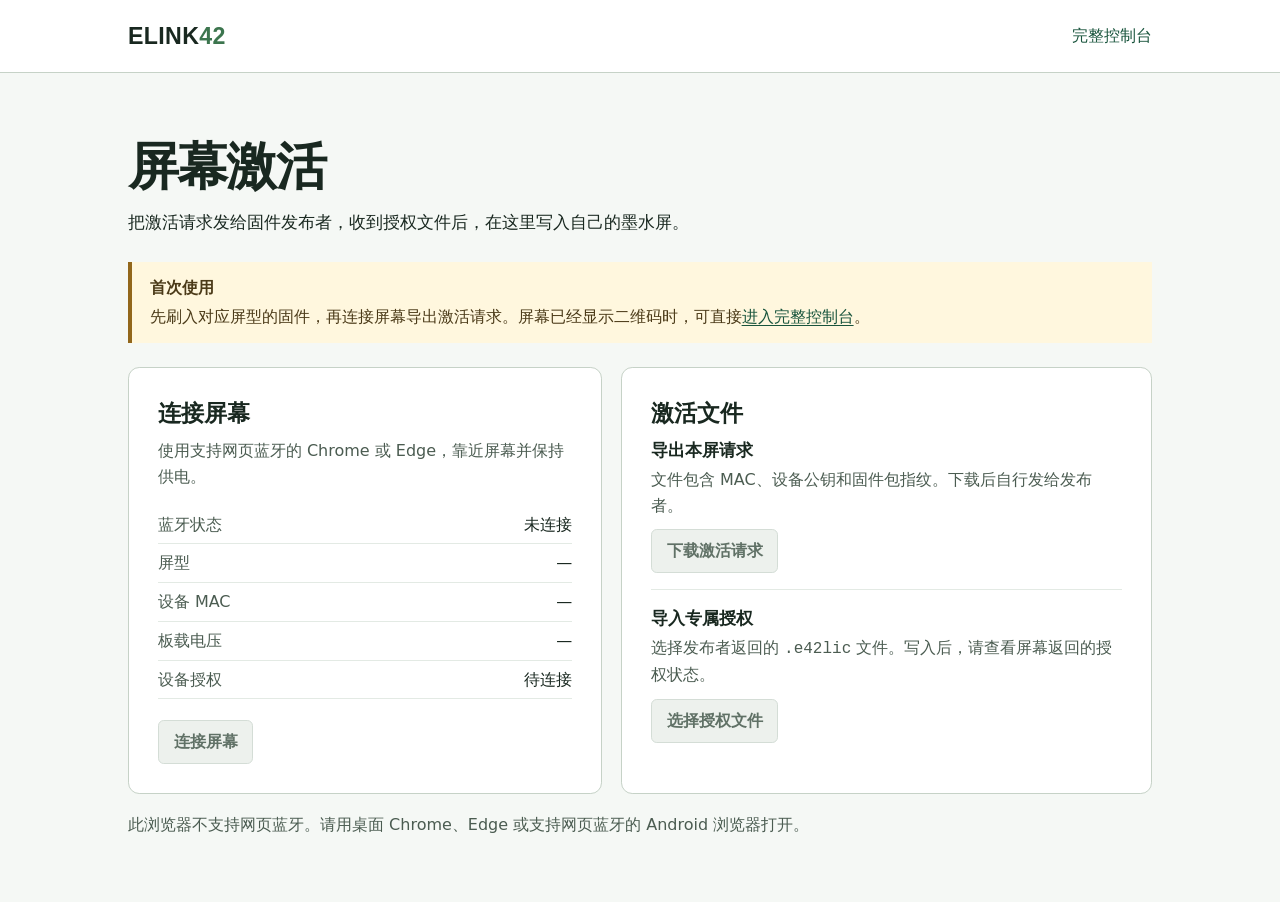
<file: index.html>
<!doctype html>
<html lang="zh-CN">
<head>
  <meta charset="utf-8">
  <meta name="viewport" content="width=device-width,initial-scale=1">
  <meta http-equiv="Content-Security-Policy" content="default-src 'self'; script-src 'self'; style-src 'self'; img-src 'self' data:; connect-src 'self'; object-src 'none'; base-uri 'none'; form-action 'none'">
  <meta name="referrer" content="no-referrer">
  <meta name="description" content="为自购 ELINK42 墨水屏导出激活请求、导入专属授权，并进入屏幕控制台。">
  <title>ELINK42 · 屏幕激活</title>
  <link rel="icon" href="data:,">
  <link rel="stylesheet" href="portal.css?v=36a05bcedac6">
  <link rel="stylesheet" href="battery.css?h=c3fd385c485c"><script defer src="battery.js?h=796f8facaf11"></script>
<script src="activation.js?v=31120ac9d671" defer></script>
  <script src="console/protocol.js" defer></script>
  <script src="portal.js?h=6f7667b72ef5" defer></script>
</head>
<body>
  <header><div class="wrap bar"><a class="brand" href="./">ELINK<span>42</span></a>
    <nav aria-label="站点导航"><a href="console/">完整控制台</a></nav>
  </div></header>
  <main class="wrap">
    <h1>屏幕激活</h1>
    <p class="intro">把激活请求发给固件发布者，收到授权文件后，在这里写入自己的墨水屏。</p>
    <aside class="release" id="first-use"><strong>首次使用</strong><p>先刷入对应屏型的固件，再连接屏幕导出激活请求。屏幕已经显示二维码时，可直接<a href="console/">进入完整控制台</a>。</p></aside>
    <section id="next-step" class="next-step" aria-labelledby="next-title" hidden>
      <h2 id="next-title" tabindex="-1">激活成功</h2>
      <p id="auto-step" hidden><strong>请保持供电，等屏幕显示二维码。</strong>首次启动会安装控制程序，蓝牙会短暂断开。二维码出现后，扫码或点下方按钮即可配置。</p>
      <p id="restart-step"><strong>先给屏幕断电重启。</strong>取下电池，再装回去；使用 USB 供电时，拔掉电源再接上。首次启动会安装控制程序，请保持供电。</p>
      <p>在完整控制台点击「连接屏幕」，选择刚激活的这块屏，即可配置日历或发送图片。</p>
      <a id="continue" class="enter" href="console/" hidden>打开完整控制台</a>
    </section>
    <div class="panels">
      <section aria-labelledby="device-heading"><h2 id="device-heading">连接屏幕</h2>
        <p>使用支持网页蓝牙的 Chrome 或 Edge，靠近屏幕并保持供电。</p>
        <dl><div><dt>蓝牙状态</dt><dd id="connection">未连接</dd></div>
          <div><dt>屏型</dt><dd id="model">—</dd></div>
          <div><dt>设备 MAC</dt><dd id="mac">—</dd></div>
          <div><dt>板载电压</dt><dd><span id="voltage">—</span> <span id="activation-meter" class="battery-meter" hidden><span class="rail"><meter id="activation-meter-rail" min="2200" max="3200" value="2200" aria-label="Battery voltage (mV)"></meter></span><span id="activation-meter-label"></span></span></dd></div>
          <div><dt>设备授权</dt><dd id="state">待连接</dd></div></dl>
        <div class="actions"><button id="connect" type="button" class="primary" disabled>连接屏幕</button>
          <button id="disconnect" type="button" hidden>断开</button>
          <button id="refresh" type="button" hidden>重读状态</button></div>
      </section>
      <section aria-labelledby="auth-heading"><h2 id="auth-heading">激活文件</h2>
        <div class="step"><h3>导出本屏请求</h3><p>文件包含 MAC、设备公钥和固件包指纹。下载后自行发给发布者。</p>
          <button id="export" type="button" disabled>下载激活请求</button></div>
        <div class="step"><h3>导入专属授权</h3><p>选择发布者返回的 <code>.e42lic</code> 文件。写入后，请查看屏幕返回的授权状态。</p>
          <input id="license" type="file" accept=".e42lic" hidden>
          <button id="import" type="button" disabled>选择授权文件</button></div>
      </section>
    </div>
    <div class="feedback" role="status" aria-live="polite" aria-atomic="true"><p id="message">等待连接屏幕。</p></div>
    <noscript>请启用 JavaScript 以连接屏幕。</noscript>
  </main>
</body>
</html>
</file>
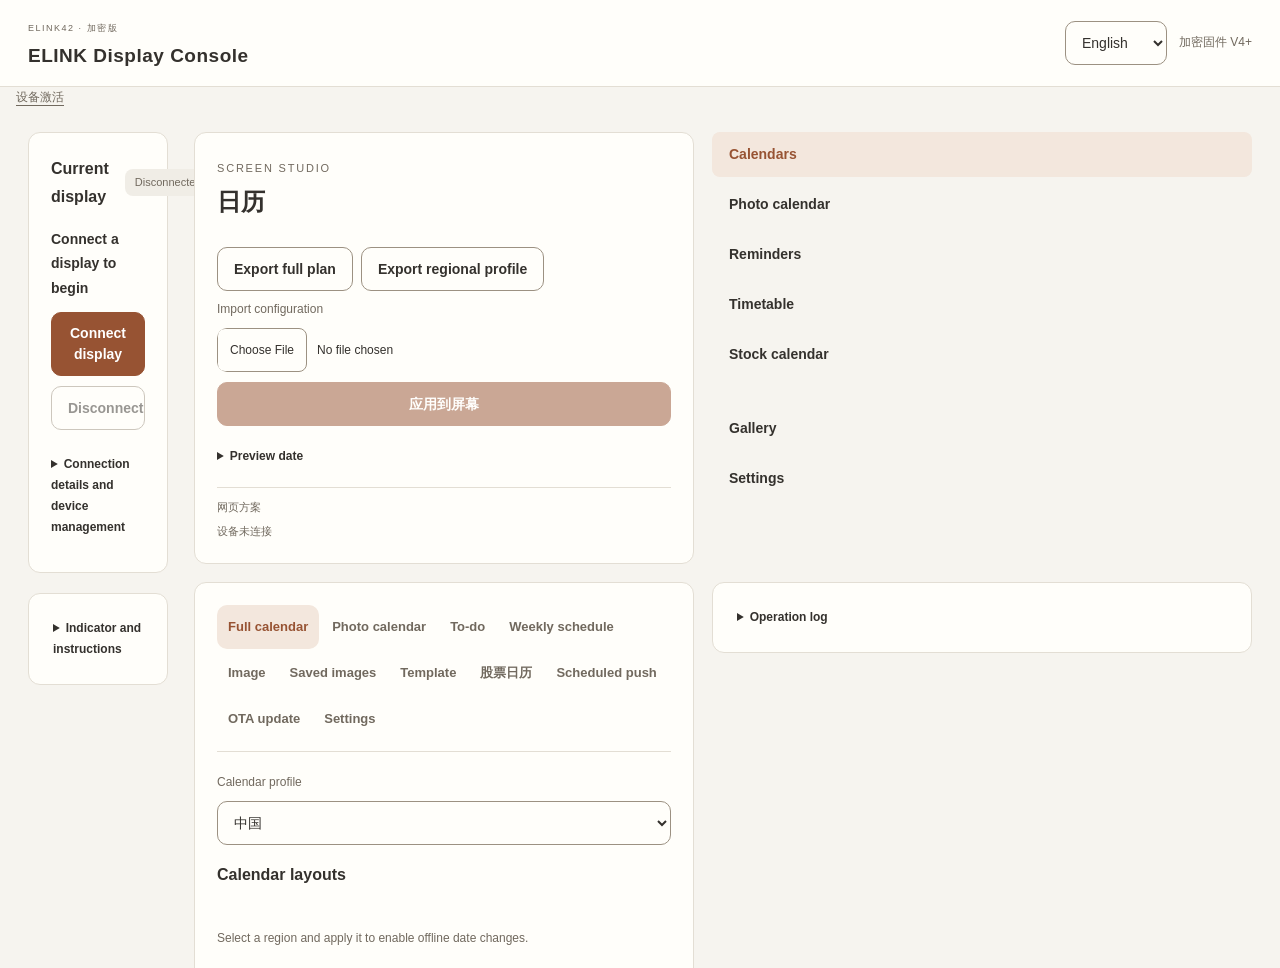
<file: console/index.html>
<!doctype html><html lang="zh-CN"><head><meta charset="utf-8"><meta name="viewport" content="width=device-width,initial-scale=1"><meta http-equiv="refresh" content="0;url=./v4/"><title>ELINK42 加密版控制台</title></head><body><a href="./v4/">打开屏幕控制台</a></body></html>
</file>
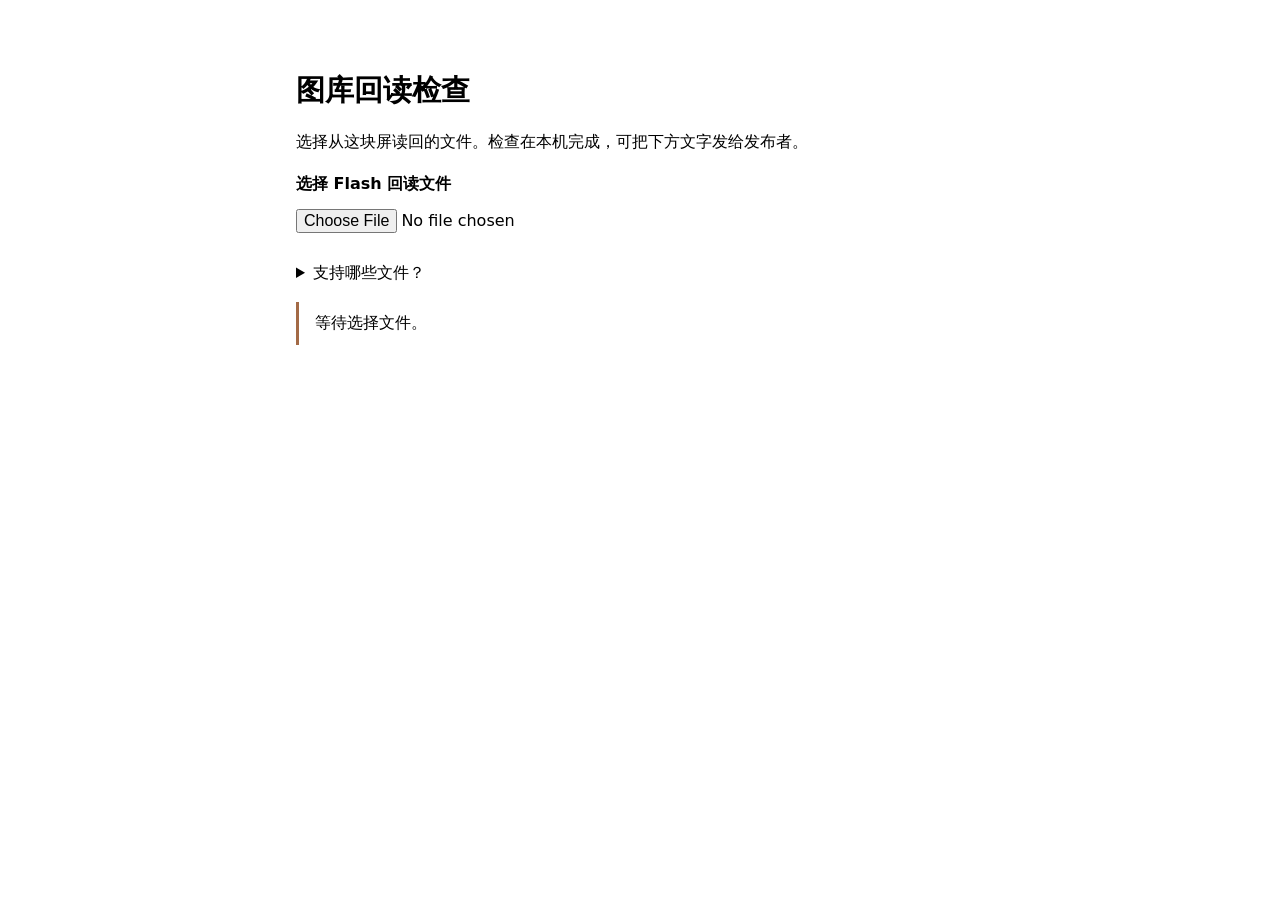
<file: gallery-check/index.html>
<!doctype html>
<html lang="zh-CN">
<meta charset="utf-8">
<meta name="viewport" content="width=device-width, initial-scale=1">
<meta http-equiv="Content-Security-Policy" content="default-src 'none'; script-src 'unsafe-inline'; style-src 'unsafe-inline'; connect-src 'none'; base-uri 'none'; form-action 'none'">
<title>ELINK42 图库回读检查</title>
<style>
  :root{color-scheme:light dark;font:16px/1.65 "Microsoft YaHei UI",system-ui,sans-serif}
  body{max-width:43rem;margin:8vh auto;padding:0 1.4rem}
  h1{font-size:1.8rem;line-height:1.3}label{display:block;font-weight:600}
  input{display:block;margin:.65rem 0 1.6rem;font:inherit;max-width:100%}
  pre{white-space:pre-wrap;overflow-wrap:anywhere;border-inline-start:3px solid #a36a46;padding:.5rem 1rem;font:inherit}
</style>
<main>
  <h1>图库回读检查</h1>
  <p>选择从这块屏读回的文件。检查在本机完成，可把下方文字发给发布者。</p>
  <label for="dump">选择 Flash 回读文件</label>
  <input type="file" id="dump" accept=".bin,application/octet-stream">
  <details><summary>支持哪些文件？</summary>
    <p>支持 1 MiB 原始整片回读、从 Flash 偏移 0x40000 开始的 8 KiB 图库目录，或从同一偏移开始、长度为 0x70000 的图库区域。J-Link 对应的起始地址为 0x00440000。请使用从设备读出的文件。</p>
  </details>
  <pre id="report" aria-live="polite">等待选择文件。</pre>
</main>
<script>
"use strict";
const directoryBase = 0x40000, imageBase = 0x48000, galleryEnd = 0xb0000, sector = 4096;
const hex = n => "0x" + n.toString(16).toUpperCase();
const blank = data => data.every(b => b === 255);
const view = bytes => new DataView(bytes.buffer, bytes.byteOffset, bytes.byteLength);

function crc32(bytes) {
  let crc = 0xffffffff;
  for (const b of bytes) {
    crc ^= b;
    for (let i=0; i<8; i++) crc = (crc >>> 1) ^ ((crc & 1) ? 0xedb88320 : 0);
  }
  return (~crc) >>> 0;
}

function describeBank(bytes, offset) {
  const prefix = hex(offset) + "　";
  if (blank(bytes)) return prefix + "目录扇区全为 FF";
  const v = view(bytes), signature = v.getUint32(0,true);
  if (signature === 0x474d4945) {
    const matches = v.getUint16(4,true) === 400 && v.getUint16(6,true) === 300 &&
      v.getUint32(10,true) === 30000 && v.getUint32(14,true) === 32768;
    return prefix + (matches ? "检测到旧版 EIMG 图库头，图幅 400 × 300，目录声明 " + bytes[18] + " 个位置"
      : "检测到 EIMG 标记，头部参数与已知布局不符");
  }
  if (signature !== 0x53323445) return prefix + "含其他数据，无法识别目录格式";
  // The v2 internal directory stores 21 entries even on boards with fewer slots.
  const footer = 8 + 268 + 21 * 72;
  const crcOK = v.getUint32(footer,true) === crc32(bytes.subarray(0,footer));
  const committed = v.getUint32(footer+4,true) === 0x214b4f45;
  const panel = ({2:"三色",5:"四色"})[bytes[8]] || "未知屏型";
  return prefix + "v2 目录，" + panel + "，代次 " + v.getUint32(4,true) +
    "，CRC " + (crcOK ? "匹配" : "不匹配") + "，提交标记" + (committed ? "完整" : "异常");
}

async function inspect(file) {
  const read = async (start, end) => new Uint8Array(await file.slice(start,end).arrayBuffer());
  let start, length;
  if (file.size === 0x100000) {
    const hasMbr = b => b[510] === 0x55 && b[511] === 0xaa && b[0x182] === 0x60 &&
      view(b).getUint32(0x186,true) === 4;
    if (!hasMbr(await read(0x1000,0x1200)) && !hasMbr(await read(0x2000,0x2200)))
      throw Error("无法确认这是配套芯片的原始整片回读。请核对读出起始地址与文件格式。");
    start = directoryBase;
    length = galleryEnd - directoryBase;
  } else if (file.size === 2 * sector || file.size === galleryEnd - directoryBase) {
    start = 0;
    length = file.size;
  } else {
    throw Error("文件长度不符合支持的回读范围。请核对是否选中了设备的回读文件。");
  }
  const data = await read(start,start+length);
  const lines = ["ELINK42 内部图库检查",
    describeBank(data.subarray(0,sector), directoryBase),
    describeBank(data.subarray(sector,2*sector), directoryBase+sector)];
  if (length === 2 * sector) {
    lines.push("本次仅读取了两个目录扇区。");
  } else {
    const occupied = [];
    for (let address=imageBase; address<galleryEnd; address+=0x8000) {
      const offset = address-directoryBase;
      if (!blank(data.subarray(offset,offset+0x8000))) occupied.push(hex(address));
    }
    lines.push("目录之后至图片区之前：" + (blank(data.subarray(2*sector,imageBase-directoryBase)) ? "全为 FF" : "含非 FF 数据"));
    lines.push("含非 FF 数据的 32 KiB 区块起点：" + (occupied.join("、") || "无"));
    if (occupied.length) lines.push("其中可能有厂商保留区。区块非空不能用来计算照片数量。");
  }
  return lines.join("\n");
}

const picker = document.querySelector("#dump"), report = document.querySelector("#report");
picker.addEventListener("change", async () => {
  const file = picker.files[0];
  if (!file) { report.textContent = "等待选择文件。"; return; }
  report.textContent = "正在检查图库目录…";
  let message;
  try { message = await inspect(file); } catch (error) { message = error.message; }
  if (picker.files[0] === file) report.textContent = message;
});
</script>
</html>
</file>
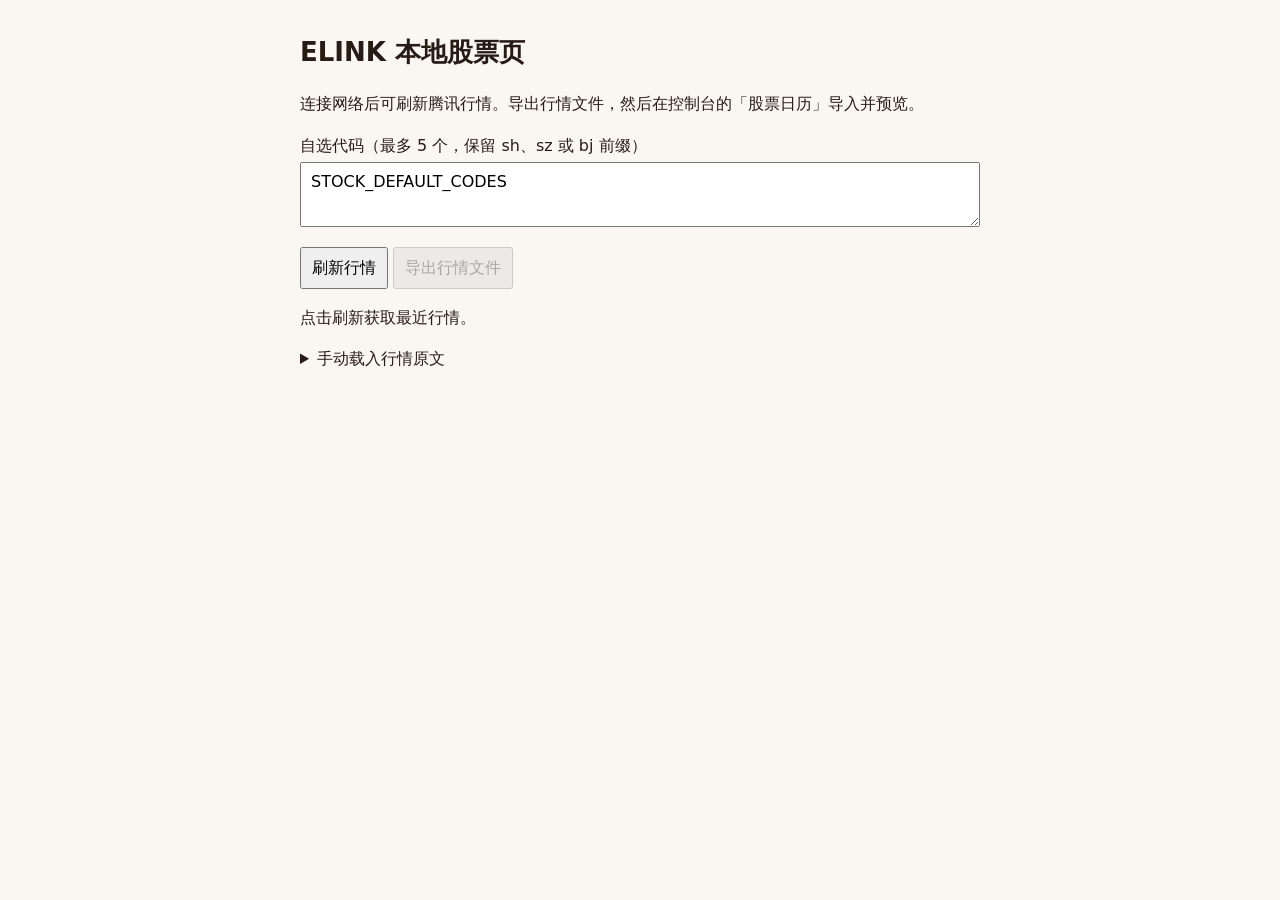
<file: console/stock-local.html>
<!doctype html>
<html lang="zh-CN">
<head>
<meta charset="utf-8">
<meta name="viewport" content="width=device-width, initial-scale=1">
<meta name="referrer" content="no-referrer">
<meta http-equiv="Content-Security-Policy" content="default-src 'none'; script-src 'unsafe-inline'; style-src 'unsafe-inline'; connect-src https://qt.gtimg.cn https://web.sqt.gtimg.cn; base-uri 'none'; form-action 'none'">
<title>ELINK 本地股票页</title>
<style>
  body { max-width: 680px; margin: 32px auto; padding: 0 16px; color: #271c15; background: #faf7f2; font: 16px/1.6 system-ui, sans-serif; }
  h1 { font-size: 26px; }
  label { display: block; }
  textarea { box-sizing: border-box; width: 100%; margin: 4px 0 12px; }
  button, textarea { font: inherit; padding: 6px 10px; }
  a { color: #804828; }
  table { width: 100%; border-collapse: collapse; margin: 16px 0; }
  th, td { padding: 6px; border-bottom: 1px solid #ded6cd; text-align: left; }
  .quotes { overflow-x: auto; }
  .time { white-space: nowrap; }
</style>
</head>
<body>
<h1>ELINK 本地股票页</h1>
<p>连接网络后可刷新腾讯行情。导出行情文件，然后在控制台的「股票日历」导入并预览。</p>
<label for="codes">自选代码（最多 5 个，保留 sh、sz 或 bj 前缀）</label>
<textarea id="codes" rows="2">STOCK_DEFAULT_CODES</textarea>
<button id="refresh" type="button">刷新行情</button>
<button id="export" type="button" disabled>导出行情文件</button>
<p id="status" role="status">点击刷新获取最近行情。</p>
<div class="quotes">
<table id="quotes" hidden>
  <thead><tr><th>股票</th><th>价格</th><th>涨跌幅</th><th>行情时间（北京时间）</th></tr></thead>
  <tbody id="rows"></tbody>
</table>
</div>
<details id="manual">
  <summary>手动载入行情原文</summary>
  <p>打开腾讯行情，复制网页中显示的完整行情文本，再粘贴到下方。若链接也打不开，需要换到能访问该行情域名的网络。</p>
  <p><a id="primary" target="_blank" rel="noopener noreferrer">打开主通道</a> · <a id="backup" target="_blank" rel="noopener noreferrer">打开备用通道</a></p>
  <label for="raw">行情原文</label>
  <textarea id="raw" rows="4" maxlength="32000"></textarea>
  <button id="read" type="button">读取粘贴的行情</button>
</details>
<!-- STOCK_LIBRARIES -->
<script>
"use strict";
(() => {
  const $ = id => document.getElementById(id);
  const codes = $("codes"), status = $("status"), refresh = $("refresh"), read = $("read");
  let snapshot;
  function updateLinks() {
    try {
      const [primary, backup] = OMFeatures.stockUrls(OMFeatures.stockSymbols(codes.value));
      $("primary").href = primary;
      $("backup").href = backup;
    } catch {
      $("primary").removeAttribute("href");
      $("backup").removeAttribute("href");
    }
  }
  function accept(text, symbols) {
    const {quotes} = OMFeatures.stockTencent(text, symbols);
    $("rows").replaceChildren(...quotes.map(quote => {
      const row = document.createElement("tr");
      for (const value of [`${quote.name} (${quote.symbol})`, quote.price?.toFixed(2) ?? "—", quote.changePercent == null ? "—" : `${quote.changePercent.toFixed(2)}%`, quote.time]) {
        const cell = row.insertCell();
        cell.textContent = value;
      }
      row.lastElementChild.className = "time";
      return row;
    }));
    snapshot = {format: "elink42-stock-v1", codes: symbols.join(","), text};
    $("quotes").hidden = false;
    $("export").disabled = false;
    status.textContent = "已取得行情，数据时间见表格。";
  }
  function failure(error) {
    status.textContent = (error.name === "TimeoutError" ? "行情请求超时。" : error.name === "TypeError" || error.name === "AbortError" ? "本地页无法读取行情。可尝试手动载入原文。" : error.message) + (snapshot ? " 已保留上次行情。" : "");
  }
  codes.addEventListener("input", updateLinks);
  updateLinks();
  refresh.addEventListener("click", async () => {
    refresh.disabled = read.disabled = codes.disabled = true;
    try {
      const symbols = OMFeatures.stockSymbols(codes.value);
      status.textContent = "正在获取行情…";
      const {response, bytes} = await OMFeatures.stockTransport(OMFeatures.stockUrls(symbols), () => {
        status.textContent = "正在尝试备用通道…";
        return true;
      });
      if (!response.ok) throw Error("行情服务返回 HTTP " + response.status);
      accept(OMFeatures.stockText(bytes), symbols);
    } catch (error) {
      failure(error);
      $("manual").open = true;
    } finally {
      refresh.disabled = read.disabled = codes.disabled = false;
    }
  });
  read.addEventListener("click", () => {
    try {
      // Copying the source from a browser can collapse line breaks into spaces.
      const text = $("raw").value.replace(/";\s*(?=v_(?:sh|sz|bj)\d{6}=")/g, '";\n');
      accept(text, OMFeatures.stockSymbols(codes.value));
    }
    catch (error) { failure(error); }
  });
  $("export").addEventListener("click", () => {
    if (!snapshot) return;
    const url = URL.createObjectURL(new Blob([JSON.stringify(snapshot)], {type: "application/json"}));
    const link = document.createElement("a");
    link.href = url;
    link.download = "elink42-stock-quotes.json";
    link.click();
    setTimeout(() => URL.revokeObjectURL(url), 30000);
  });
})();
</script>
</body>
</html>
</file>
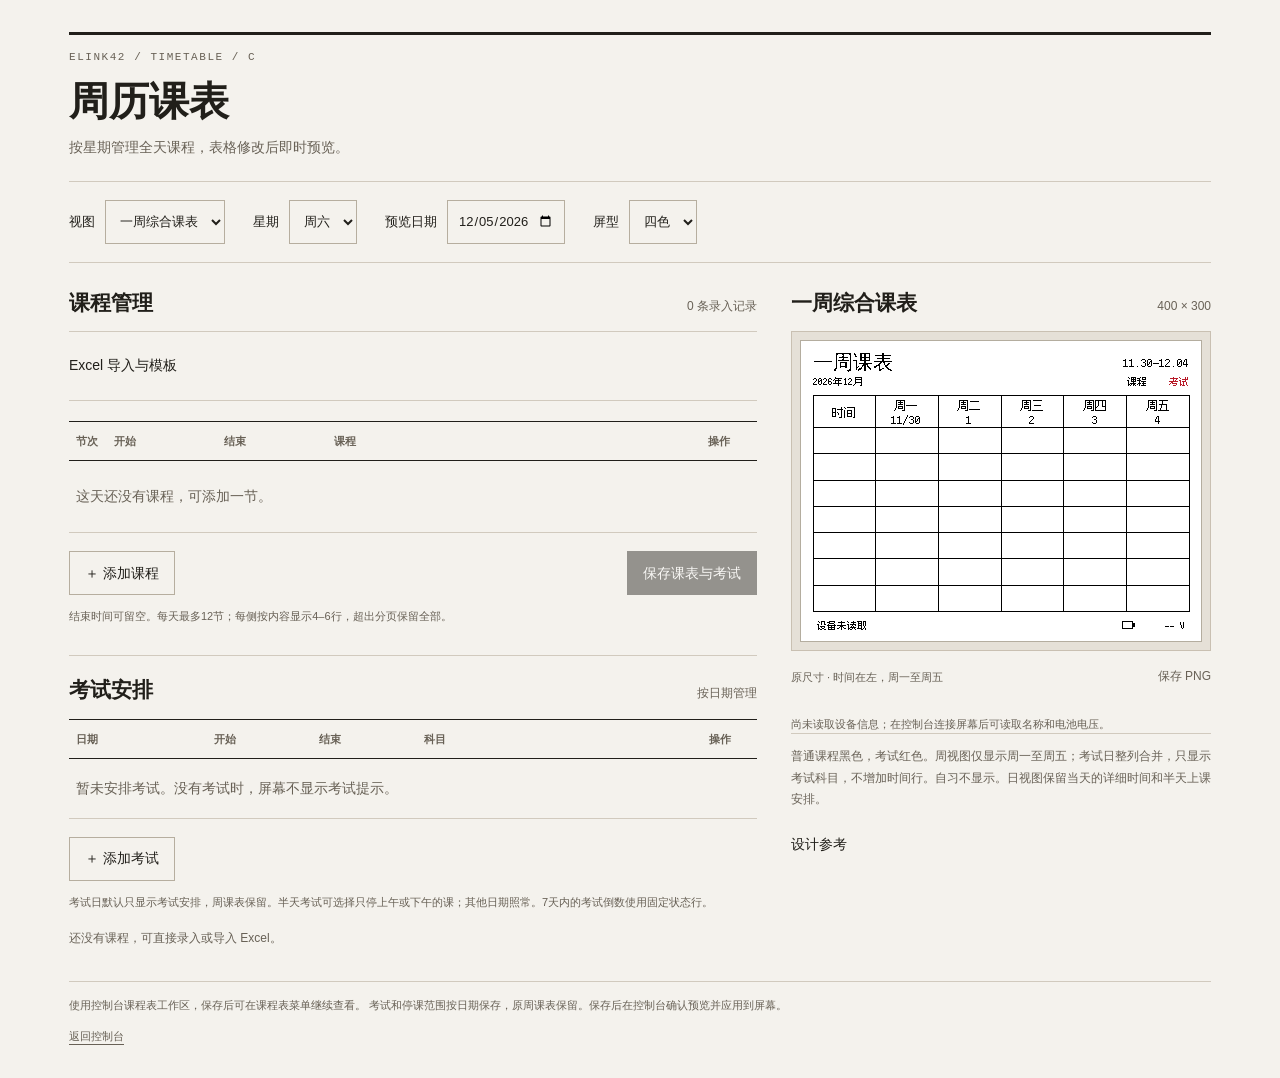
<file: console/timetable.html>
<!doctype html>
<html lang="zh-CN">
<head>
<meta http-equiv="Content-Security-Policy" content="default-src 'self'; script-src 'self' 'wasm-unsafe-eval'; style-src 'self'; img-src 'self' data: blob:; object-src 'none'; base-uri 'self'; form-action 'none'">
<meta charset="utf-8">
<meta name="viewport" content="width=device-width, initial-scale=1">
<title>ELINK42 · 周历课表</title>
<script defer src="i18n.js?h=cb9037d47d8b"></script>
<script defer src="protocol.js?h=f30c9247f948"></script><script defer src="features.js?h=3f2f6bab6043"></script>
<script defer src="course-import.js?h=ce7cd41b7fe3"></script>
<script defer src="planner.js?h=5103de4f25a9"></script>
<script defer src="course-table.js?h=503d7e3cd406"></script>
<script defer src="calendar-font.js?h=683b8f01635f"></script>
<script defer src="school-native.js?h=d84c08180859"></script><script defer src="course-editor.js?h=916aba03d8f8"></script>
<link rel="stylesheet" href="timetable.css?h=f30f78336cd5">
</head>
<body>
<main>
<header><div class="eyebrow">ELINK42 / TIMETABLE / C</div><h1>周历课表</h1><p>按星期管理全天课程，表格修改后即时预览。</p></header>
<div class="toolbar">
<label>视图<select id="view"><option value="day">全天课表</option><option value="week">一周综合课表</option></select></label>
<label>星期<select id="weekday"><option value="0">周日</option><option value="1">周一</option><option value="2">周二</option><option value="3">周三</option><option value="4">周四</option><option value="5">周五</option><option value="6">周六</option></select></label>
<label>预览日期<input id="date" type="date" min="1970-01-01" max="2105-12-31"></label>
<label>屏型<select id="panel"><option value="four">四色</option><option value="three">三色</option></select></label>
</div>
<div class="layout">
<section aria-labelledby="editor-heading">
<div class="heading"><h2 id="editor-heading">课程管理</h2><span id="count">8 节</span></div>
<details class="excel-import"><summary>Excel 导入与模板</summary><p class="editor-note">下载模板，填写“课程”和“考试”两张表。课程表按周一至周五更新，周末和其他记录保留。自习录入可保留，屏幕不显示。</p><div class="editor-actions"><a href="timetable-template.xlsx" download>下载 Excel 模板</a><label>导入 .xlsx<input id="excel-file" type="file" accept=".xlsx"></label></div><p id="excel-state" role="status" class="editor-note"></p><button id="excel-apply" type="button" disabled>应用导入内容</button></details>
<div class="table-wrap"><table aria-label="按星期编辑课程"><thead><tr><th scope="col">节次</th><th scope="col">开始</th><th scope="col">结束</th><th scope="col">课程</th><th scope="col"><span aria-label="操作">操作</span></th></tr></thead><tbody id="rows"></tbody></table></div>
<p id="empty" hidden>这天还没有课程，可添加一节。</p>
<div class="editor-actions"><button type="button" id="add">＋ 添加课程</button><button type="button" id="save" class="primary" disabled>保存课表与考试</button></div>
<p class="editor-note">结束时间可留空。每天最多12节；每侧按内容显示4–6行，超出分页保留全部。</p>
<div class="exams" aria-labelledby="exam-heading"><div class="heading"><h2 id="exam-heading">考试安排</h2><span>按日期管理</span></div>
<div class="table-wrap"><table class="exam-table" aria-label="编辑考试安排"><thead><tr><th scope="col">日期</th><th scope="col">开始</th><th scope="col">结束</th><th scope="col">科目</th><th scope="col">操作</th></tr></thead><tbody id="exam-rows"></tbody></table></div>
<p id="exam-empty">暂未安排考试。没有考试时，屏幕不显示考试提示。</p>
<div class="editor-actions"><button type="button" id="exam-add">＋ 添加考试</button></div>
<div id="exam-day-policy" hidden><label><span id="exam-day-date"></span> 当天课程<select id="exam-day-mode"><option value="all">全天停课，仅显示考试</option><option value="morning">上午停课，下午照常</option><option value="afternoon">下午停课，上午照常</option><option value="none">保留课程与考试</option></select></label><p id="policy-note" class="editor-note"></p></div>
<p class="editor-note">考试日默认只显示考试安排，周课表保留。半天考试可选择只停上午或下午的课；其他日期照常。7天内的考试倒数使用固定状态行。</p></div>
<p id="conflict" role="status" hidden></p>
<p id="status" role="status" aria-live="polite"></p>
</section>
<aside class="preview" aria-labelledby="preview-heading">
<div class="heading"><h2 id="preview-heading">屏幕预览</h2><span>400 × 300</span></div>
<div class="screen-wrap"><canvas id="screen" width="400" height="300" aria-label="全天课程预览"></canvas><p id="invalid" hidden></p></div>
<div class="caption"><span id="preview-caption">原尺寸 · 周历与全天课程</span><button type="button" id="download">保存 PNG</button></div>
<p id="device-note" class="editor-note"></p>
<div id="pagination" class="page-nav" hidden><button type="button" id="page-prev">上一页</button><span id="page-label">1 / 1</span><button type="button" id="page-next">下一页</button></div>
<p class="preview-note">普通课程黑色，考试红色。周视图仅显示周一至周五；考试日整列合并，只显示考试科目，不增加时间行。自习不显示。日视图保留当天的详细时间和半天上课安排。</p>
<details class="research"><summary>设计参考</summary><p>参考日期层级、灵活日程和独立考试模型，按400 × 300墨水屏重新排版。</p><a href="https://classtimetable.app/" target="_blank" rel="noopener">Class Timetable</a><a href="https://mystudylife.com/tour/" target="_blank" rel="noopener">MyStudyLife</a></details>
</aside>
</div>
<footer><span id="workspace-note"></span> 考试和停课范围按日期保存，原周课表保留。保存后在控制台确认预览并应用到屏幕。<br><a href="index.html">返回控制台</a></footer>
</main>
</body>
</html>
</file>
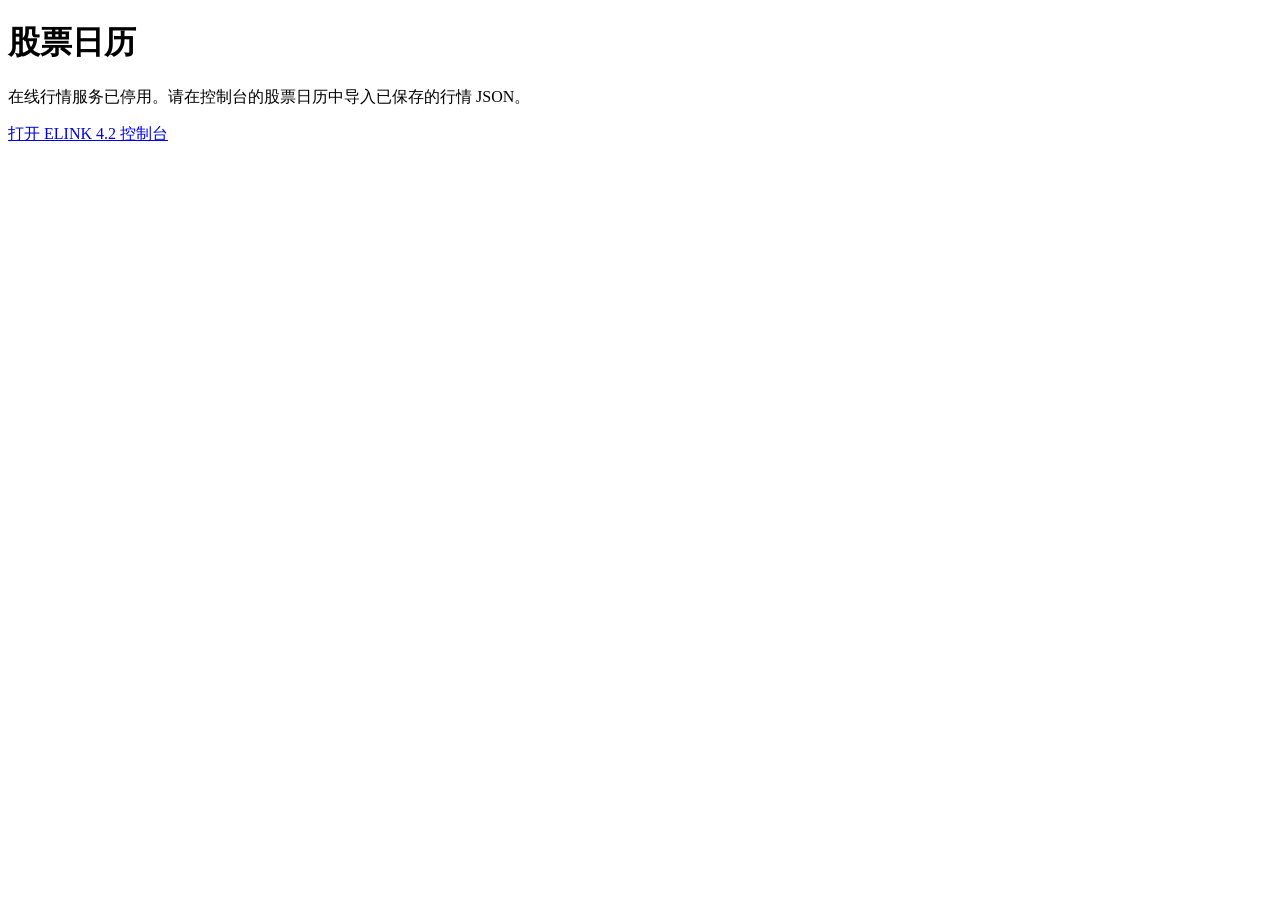
<file: console/v4/stock-local.html>
<!doctype html>
<html lang="zh-CN"><head><meta charset="utf-8"><meta name="viewport" content="width=device-width,initial-scale=1">
<meta http-equiv="Content-Security-Policy" content="default-src 'none'; base-uri 'none'; form-action 'none'">
<title>股票日历</title></head><body><h1>股票日历</h1>
<p>在线行情服务已停用。请在控制台的股票日历中导入已保存的行情 JSON。</p>
<p><a href="./">打开 ELINK 4.2 控制台</a></p></body></html>
</file>
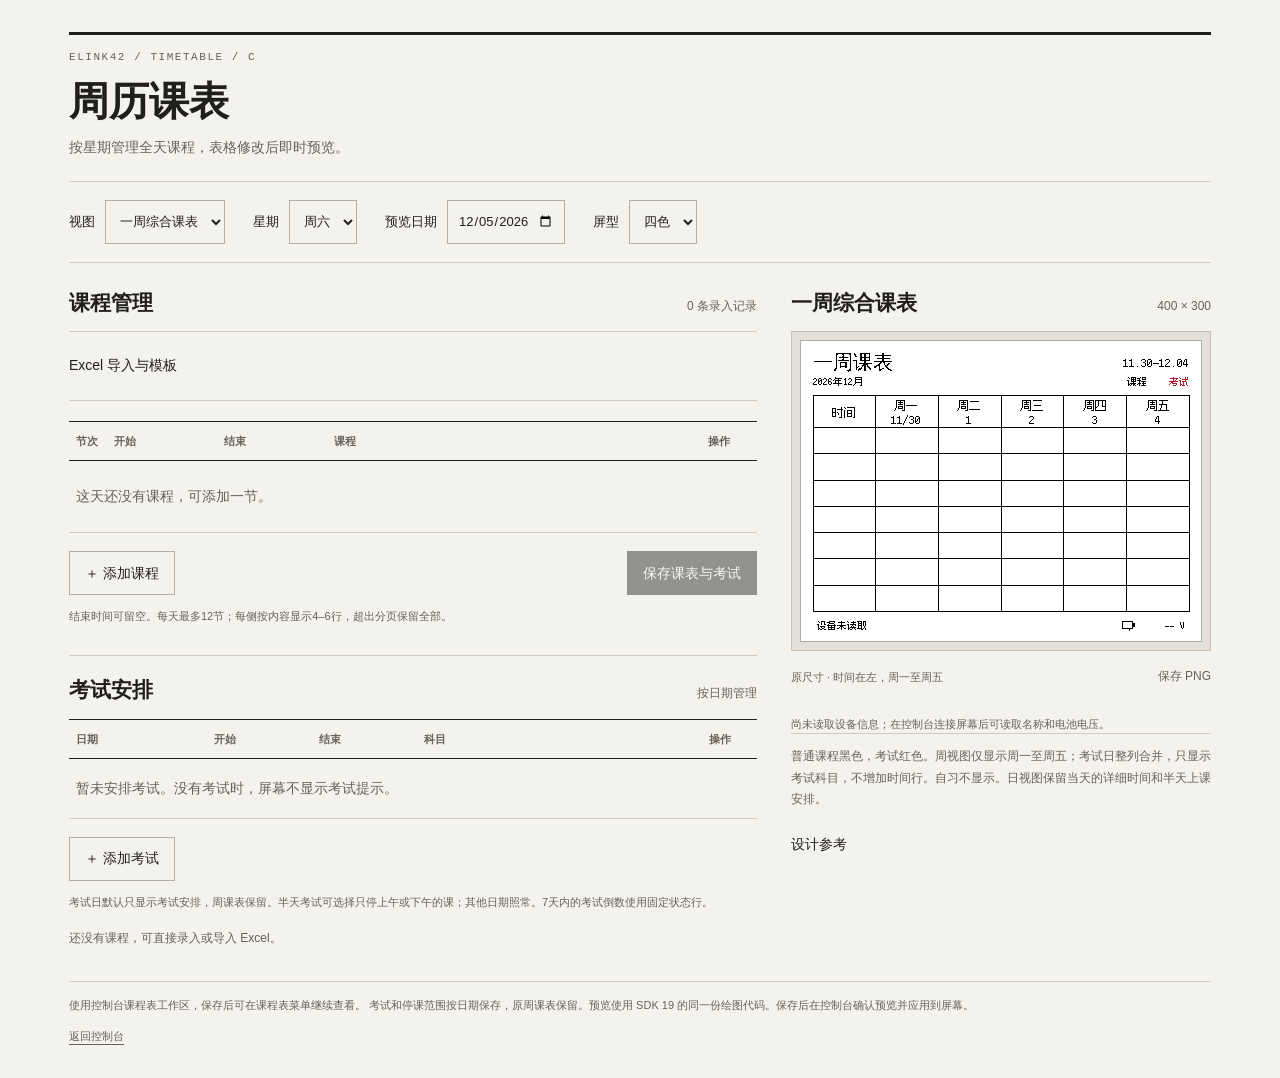
<file: console/v4/timetable.html>
<!doctype html>
<html lang="zh-CN">
<head>
<meta http-equiv="Content-Security-Policy" content="default-src 'self'; script-src 'self' 'wasm-unsafe-eval'; style-src 'self'; img-src 'self' data: blob:; object-src 'none'; base-uri 'self'; form-action 'none'">
<meta charset="utf-8">
<meta name="viewport" content="width=device-width, initial-scale=1">
<title>ELINK42 · 周历课表</title>
<link rel="stylesheet" href="../../battery.css?h=c3fd385c485c"><script defer src="../../battery.js?h=796f8facaf11"></script>
<script defer src="i18n.js?h=b117430f286a"></script>
<script defer src="protocol.js?h=0e578ae93af7"></script><script defer src="regional-calendar.js?h=be002a5eeb93"></script><script defer src="features.js?h=d590866fceed"></script>
<script defer src="course-import.js?h=05ab49606106"></script>
<script defer src="planner.js?h=5103de4f25a9"></script>
<script defer src="course-table.js?h=ffce6f0b6577"></script>
<script defer src="calendar-font.js?h=33aa412d769e"></script>
<script defer src="school-native.js?h=05397706982a"></script><script defer src="course-editor.js?h=d5ffe4d8456d"></script>
<link rel="stylesheet" href="timetable.css?h=c7b088adfb42">
</head>
<body>
<main>
<header><div class="eyebrow">ELINK42 / TIMETABLE / C</div><h1>周历课表</h1><p>按星期管理全天课程，表格修改后即时预览。</p></header>
<div class="toolbar">
<label>视图<select id="view"><option value="day">全天课表</option><option value="week">一周综合课表</option></select></label>
<label>星期<select id="weekday"><option value="0">周日</option><option value="1">周一</option><option value="2">周二</option><option value="3">周三</option><option value="4">周四</option><option value="5">周五</option><option value="6">周六</option></select></label>
<label>预览日期<input id="date" type="date" min="1970-01-01" max="2105-12-31"></label>
<label>屏型<select id="panel"><option value="four">四色</option><option value="three">三色</option></select></label>
</div>
<div class="layout">
<section aria-labelledby="editor-heading">
<div class="heading"><h2 id="editor-heading">课程管理</h2><span id="count">8 节</span></div>
<details class="excel-import"><summary>Excel 导入与模板</summary><p class="editor-note">下载模板，填写“课程”和“考试”两张表。课程表按周一至周五更新，周末和其他记录保留。自习录入可保留，屏幕不显示。</p><div class="editor-actions"><a href="../timetable-template.xlsx" download>下载 Excel 模板</a><label>导入 .xlsx<input id="excel-file" type="file" accept=".xlsx"></label></div><p id="excel-state" role="status" class="editor-note"></p><button id="excel-apply" type="button" disabled>应用导入内容</button></details>
<div class="table-wrap"><table aria-label="按星期编辑课程"><thead><tr><th scope="col">节次</th><th scope="col">开始</th><th scope="col">结束</th><th scope="col">课程</th><th scope="col"><span aria-label="操作">操作</span></th></tr></thead><tbody id="rows"></tbody></table></div>
<p id="empty" hidden>这天还没有课程，可添加一节。</p>
<div class="editor-actions"><button type="button" id="add">＋ 添加课程</button><button type="button" id="save" class="primary" disabled>保存课表与考试</button></div>
<p class="editor-note">结束时间可留空。每天最多12节；每侧按内容显示4–6行，超出分页保留全部。</p>
<div class="exams" aria-labelledby="exam-heading"><div class="heading"><h2 id="exam-heading">考试安排</h2><span>按日期管理</span></div>
<div class="table-wrap"><table class="exam-table" aria-label="编辑考试安排"><thead><tr><th scope="col">日期</th><th scope="col">开始</th><th scope="col">结束</th><th scope="col">科目</th><th scope="col">操作</th></tr></thead><tbody id="exam-rows"></tbody></table></div>
<p id="exam-empty">暂未安排考试。没有考试时，屏幕不显示考试提示。</p>
<div class="editor-actions"><button type="button" id="exam-add">＋ 添加考试</button></div>
<div id="exam-day-policy" hidden><label><span id="exam-day-date"></span> 当天课程<select id="exam-day-mode"><option value="all">全天停课，仅显示考试</option><option value="morning">上午停课，下午照常</option><option value="afternoon">下午停课，上午照常</option><option value="none">保留课程与考试</option></select></label><p id="policy-note" class="editor-note"></p></div>
<p class="editor-note">考试日默认只显示考试安排，周课表保留。半天考试可选择只停上午或下午的课；其他日期照常。7天内的考试倒数使用固定状态行。</p></div>
<p id="conflict" role="status" hidden></p>
<p id="status" role="status" aria-live="polite"></p>
</section>
<aside class="preview" aria-labelledby="preview-heading">
<div class="heading"><h2 id="preview-heading">屏幕预览</h2><span>400 × 300</span></div>
<div class="screen-wrap"><canvas id="screen" width="400" height="300" aria-label="全天课程预览"></canvas><p id="invalid" hidden></p></div>
<div class="caption"><span id="preview-caption">原尺寸 · 周历与全天课程</span><button type="button" id="download">保存 PNG</button></div>
<p id="device-note" class="editor-note"></p>
<div id="pagination" class="page-nav" hidden><button type="button" id="page-prev">上一页</button><span id="page-label">1 / 1</span><button type="button" id="page-next">下一页</button></div>
<p class="preview-note">普通课程黑色，考试红色。周视图仅显示周一至周五；考试日整列合并，只显示考试科目，不增加时间行。自习不显示。日视图保留当天的详细时间和半天上课安排。</p>
<details class="research"><summary>设计参考</summary><p>参考日期层级、灵活日程和独立考试模型，按400 × 300墨水屏重新排版。</p><a href="https://classtimetable.app/" target="_blank" rel="noopener">Class Timetable</a><a href="https://mystudylife.com/tour/" target="_blank" rel="noopener">MyStudyLife</a></details>
</aside>
</div>
<footer><span id="workspace-note"></span> 考试和停课范围按日期保存，原周课表保留。预览使用 SDK 19 的同一份绘图代码。保存后在控制台确认预览并应用到屏幕。<br><a href="index.html?v=0.8.33">返回控制台</a></footer>
</main>
</body>
</html>
</file>
<file: portal.css>
:root{color-scheme:light;--ink:#192820;--muted:#4b5c51;--line:#c6d2c7;--green:#18543c;font:16px/1.6 "Microsoft YaHei",system-ui,sans-serif;color:var(--ink);background:#f5f8f5}
*{box-sizing:border-box}body{margin:0}.wrap{width:min(100% - 2.5rem,64rem);margin-inline:auto}header{background:white;border-bottom:1px solid var(--line)}
.bar,nav,.actions{display:flex;align-items:center;gap:1rem;flex-wrap:wrap}.bar{justify-content:space-between;min-height:4.5rem}
a{color:var(--green);text-underline-offset:.18em}nav a,.brand{text-decoration:none}nav a:hover,.brand:hover{text-decoration:underline}
.brand{font:700 1.45rem/1.15 "Arial",sans-serif;letter-spacing:.015em;color:var(--ink)}.brand span{color:#3c754e}
main{padding-block:clamp(2rem,5vw,4rem)}h1,h2,h3,p{margin:0}h1{font-size:clamp(2.1rem,5vw,3.2rem);line-height:1.15;letter-spacing:-.035em}
.intro{margin:.8rem 0 1.6rem;font-size:1.07rem}.release{background:#fff7de;border-left:4px solid #92671b;padding:.85rem 1.1rem;margin-bottom:1.5rem;color:#4b3a18}.release p{margin-top:.18rem}
.panels{display:grid;grid-template-columns:1fr 1.12fr;gap:1.2rem}.panels section{background:white;border:1px solid var(--line);border-radius:.7rem;padding:clamp(1.2rem,3vw,1.8rem)}
h2{font-size:1.45rem;line-height:1.35;margin-bottom:.65rem}section p{color:var(--muted)}h3{font-size:1.05rem;line-height:1.5}
dl{margin:1rem 0 1.3rem}dl div{display:flex;justify-content:space-between;gap:1rem;padding:.38rem 0;border-bottom:1px solid #e3eae4}dt{color:var(--muted)}dd{margin:0;text-align:right;overflow-wrap:anywhere;font-variant-numeric:tabular-nums}
.step+.step{margin-top:1rem;padding-top:1rem;border-top:1px solid #e3eae4}.step p{margin:.22rem 0 .68rem}
button,.enter{font:inherit;font-weight:600;line-height:1.4;border:1px solid #789481;border-radius:.36rem;background:white;color:var(--green);padding:.56rem .92rem;min-height:2.75rem;cursor:pointer}
button:hover:enabled{background:#edf5ed}.primary,.enter{background:var(--green);border-color:var(--green);color:white}.primary:hover:enabled,.enter:hover{background:#103b2a}
button:disabled{cursor:not-allowed;color:#607166;background:#edf1ed;border-color:#d4ddd6}.actions{gap:.5rem}:focus-visible{outline:3px solid #9b6820;outline-offset:3px}
.feedback{margin-top:1.15rem;color:var(--muted)}.feedback .error{color:#982c27}.enter{display:inline-block;margin-top:.5rem;text-decoration:none}[hidden]{display:none!important}
.next-step{background:#e8f4eb;border:1px solid #a7c5ac;border-left:5px solid var(--green);border-radius:.45rem;padding:1rem 1.25rem;margin-bottom:1.5rem}
.next-step h2{color:var(--green);margin-bottom:.4rem}.next-step p{color:var(--ink);margin:.35rem 0}.next-step .enter{margin-top:.65rem}
@media(max-width:42rem){.panels{grid-template-columns:1fr}.wrap{width:min(100% - 1.5rem,64rem)}.bar{min-height:3.8rem}nav{gap:.8rem}}
</file>
<file: battery.css>
.battery-meter:not([hidden]) {display:inline-flex;flex-wrap:wrap;align-items:center;gap:.4rem .65rem;font-size:.78rem;line-height:1.3}
.battery-meter .rail {position:relative;display:inline-flex;align-items:center;width:5.5rem;height:1rem}
.battery-meter .rail::after {content:"";position:absolute;left:60%;top:1px;bottom:1px;border-left:2px solid currentColor;pointer-events:none}
.battery-meter.four-color .rail::after {left:66.667%}
.battery-meter meter {width:100%;height:.7rem;border:0;background:none}
.battery-meter meter::-webkit-meter-bar {background:#e0e4df;border:0;border-radius:3px}
.battery-meter meter::-webkit-meter-optimum-value {background:#387357}
.battery-meter meter::-webkit-meter-suboptimum-value,.battery-meter meter::-webkit-meter-even-less-good-value {background:#a44c21}
.battery-meter.below-reserve {color:#944420}
</file>
<file: console/timetable.css>
:root{color-scheme:light;--paper:#f4f2ed;--ink:#211f1a;--quiet:#686156;--rule:#d1cabe;--red:#b81928;font:14px/1.65 "Microsoft YaHei",sans-serif;background:var(--paper);color:var(--ink)}
.excel-import{margin-bottom:20px;padding:12px 0;border-block:1px solid var(--rule)}.excel-import summary{cursor:pointer;min-height:44px;display:flex;align-items:center}.excel-import input{width:230px}.excel-import a{color:inherit;min-height:44px;display:inline-flex;align-items:center}
*{box-sizing:border-box}body{margin:0}main{max-width:1190px;margin:auto;padding:32px 24px 20px}header{border-top:3px solid var(--ink);padding-top:14px}
.eyebrow{font:11px/1.5 Consolas,monospace;letter-spacing:.14em;color:var(--quiet)}h1{font:700 clamp(28px,4vw,40px)/1.3 "Songti SC",SimSun,serif;margin:10px 0 8px}p{margin:0}header p{color:var(--quiet)}
.toolbar{display:flex;flex-wrap:wrap;gap:16px 28px;align-items:center;padding:18px 0;margin-top:22px;border-block:1px solid var(--rule)}label{display:flex;align-items:center;gap:10px;font-size:13px}
button,input,select{font:inherit;color:inherit}button,select,input{min-height:44px;border:1px solid #b6ae9f;border-radius:0;background:transparent}select,input{padding:8px 10px;max-width:100%}
button{padding:9px 15px;cursor:pointer}button:hover:not(:disabled){background:#e8e3da}button:disabled{opacity:.45;cursor:default}.primary{background:var(--ink);color:white;border-color:var(--ink)}.primary:hover:not(:disabled){background:#433f37}
button:focus-visible,input:focus-visible,select:focus-visible,a:focus-visible{outline:3px solid var(--red);outline-offset:3px}.layout{display:grid;grid-template-columns:minmax(0,1fr) 420px;gap:34px;margin-top:26px}
section,aside{min-width:0}.heading{display:flex;align-items:baseline;justify-content:space-between;margin-bottom:14px}h2{font:700 21px/1.35 "Songti SC",SimSun,serif;margin:0}.heading span{font-size:12px;color:var(--quiet)}
.table-wrap{overflow-x:auto}table{width:100%;min-width:500px;border-collapse:collapse;table-layout:fixed}thead{border-block:1px solid var(--ink)}th{text-align:left;padding:10px 7px;font-size:11px;font-weight:600;color:var(--quiet)}td{padding:7px;border-bottom:1px solid var(--rule)}th:first-child{width:38px}th:nth-child(2),th:nth-child(3){width:110px}th:last-child{width:56px}
td input{width:100%;min-width:0;background:#fff}td input[type="time"]{font-size:13px;padding-inline:5px}td input[type="text"]{font-size:15px}.row-number{font:13px Consolas,monospace;color:var(--quiet)}.remove{border:0;font-size:11px;min-width:44px;padding-inline:4px;color:var(--quiet)}.remove:hover:not(:disabled){color:var(--red)}
.editor-actions{display:flex;align-items:center;justify-content:space-between;gap:16px;margin-top:18px}.editor-note{font-size:11px;color:var(--quiet);margin-top:12px}#empty{padding:24px 7px;border-bottom:1px solid var(--rule);color:var(--quiet)}
.exams{margin-top:30px;padding-top:20px;border-top:1px solid var(--rule)}.exam-table{min-width:600px}.exam-table th:first-child{width:138px}.exam-table th:nth-child(2),.exam-table th:nth-child(3){width:105px}.exam-table th:last-child{width:55px}.exam-table input[type="date"]{font-size:12px;padding-inline:4px}#exam-empty{padding:18px 7px;color:var(--quiet);border-bottom:1px solid var(--rule)}#conflict{margin-top:12px;color:var(--red);font-size:12px}
#exam-day-policy{margin-top:16px}#exam-day-policy label{flex-wrap:wrap}#exam-day-date{font:12px Consolas,monospace}
.page-nav{display:flex;align-items:center;justify-content:center;gap:20px;margin:0 0 14px}.page-nav[hidden]{display:none}.page-nav span{font:13px Consolas,monospace}.research{margin-top:12px}.research summary{cursor:pointer;min-height:44px;display:flex;align-items:center}.research a{margin-right:16px}
.preview{align-self:start;position:sticky;top:20px}.screen-wrap{display:flex;align-items:center;justify-content:center;padding:9px;background:#e5e0d7;border:1px solid #c9c0b2;min-height:320px}canvas{width:400px;max-width:100%;height:auto;aspect-ratio:4/3;background:white;image-rendering:pixelated;outline:1px solid #b4ad9f}canvas[hidden]{display:none}#invalid{padding:20px;max-width:360px;color:var(--red)}
.caption{display:flex;align-items:center;justify-content:space-between;min-height:52px;font-size:11px;color:var(--quiet)}.caption button{border:0;padding-inline:0;font-size:12px}.preview-note{font-size:12px;line-height:1.8;color:var(--quiet);padding-top:12px;border-top:1px solid var(--rule)}
#status{font-size:12px;min-height:24px;margin-top:18px;color:var(--quiet)}#status.error{color:var(--red)}footer{margin-top:28px;padding-top:14px;border-top:1px solid var(--rule);font-size:11px;color:var(--quiet)}footer a{display:inline-flex;align-items:center;min-height:44px;color:inherit;text-underline-offset:4px}
@media(max-width:1000px){main{max-width:760px}.layout{grid-template-columns:1fr;gap:26px}.preview{position:static;order:-1}.screen-wrap{padding:16px}th:nth-child(2),th:nth-child(3){width:112px}}
@media(max-width:500px){main{padding:20px 14px}.toolbar{gap:12px 18px}.toolbar label{font-size:12px;gap:6px}.screen-wrap{min-height:0;padding:8px}.editor-actions{flex-wrap:wrap}table{min-width:500px}.preview-note{font-size:11px}}
html[data-embedded="true"] body{background:white}
html[data-embedded="true"] main{max-width:none;width:100%;margin:0;padding:12px}
html[data-embedded="true"] header,html[data-embedded="true"] footer,html[data-embedded="true"] .preview{display:none}
html[data-embedded="true"] .layout{display:block}
html[data-embedded="true"] .toolbar{grid-template-columns:1fr 1fr;margin-top:0}
html[data-embedded="true"] .toolbar>label:first-child,html[data-embedded="true"] .toolbar>label:last-child{display:none}
</file>
<file: console/v4/timetable.css>
:root{color-scheme:light;--paper:#f4f2ed;--ink:#211f1a;--quiet:#686156;--rule:#d1cabe;--red:#b81928;font:14px/1.65 "Microsoft YaHei",sans-serif;background:var(--paper);color:var(--ink)}
.excel-import{margin-bottom:20px;padding:12px 0;border-block:1px solid var(--rule)}.excel-import summary{cursor:pointer;min-height:44px;display:flex;align-items:center}.excel-import input{width:230px}.excel-import a{color:inherit;min-height:44px;display:inline-flex;align-items:center}
*{box-sizing:border-box}body{margin:0}main{max-width:1190px;margin:auto;padding:32px 24px 20px}header{border-top:3px solid var(--ink);padding-top:14px}
.eyebrow{font:11px/1.5 Consolas,monospace;letter-spacing:.14em;color:var(--quiet)}h1{font:700 clamp(28px,4vw,40px)/1.3 "Songti SC",SimSun,serif;margin:10px 0 8px}p{margin:0}header p{color:var(--quiet)}
.toolbar{display:flex;flex-wrap:wrap;gap:16px 28px;align-items:center;padding:18px 0;margin-top:22px;border-block:1px solid var(--rule)}label{display:flex;align-items:center;gap:10px;font-size:13px}
button,input,select{font:inherit;color:inherit}button,select,input{min-height:44px;border:1px solid #b6ae9f;border-radius:0;background:transparent}select,input{padding:8px 10px;max-width:100%}
button{padding:9px 15px;cursor:pointer}button:hover:not(:disabled){background:#e8e3da}button:disabled{opacity:.45;cursor:default}.primary{background:var(--ink);color:white;border-color:var(--ink)}.primary:hover:not(:disabled){background:#433f37}
button:focus-visible,input:focus-visible,select:focus-visible,a:focus-visible{outline:3px solid var(--red);outline-offset:3px}.layout{display:grid;grid-template-columns:minmax(0,1fr) 420px;gap:34px;margin-top:26px}
section,aside{min-width:0}.heading{display:flex;align-items:baseline;justify-content:space-between;margin-bottom:14px}h2{font:700 21px/1.35 "Songti SC",SimSun,serif;margin:0}.heading span{font-size:12px;color:var(--quiet)}
.table-wrap{overflow-x:auto}table{width:100%;min-width:500px;border-collapse:collapse;table-layout:fixed}thead{border-block:1px solid var(--ink)}th{text-align:left;padding:10px 7px;font-size:11px;font-weight:600;color:var(--quiet)}td{padding:7px;border-bottom:1px solid var(--rule)}th:first-child{width:38px}th:nth-child(2),th:nth-child(3){width:110px}th:last-child{width:56px}
td input{width:100%;min-width:0;background:#fff}td input[type="time"]{font-size:13px;padding-inline:5px}td input[type="text"]{font-size:15px}.row-number{font:13px Consolas,monospace;color:var(--quiet)}.remove{border:0;font-size:11px;min-width:44px;padding-inline:4px;color:var(--quiet)}.remove:hover:not(:disabled){color:var(--red)}
.editor-actions{display:flex;align-items:center;justify-content:space-between;gap:16px;margin-top:18px}.editor-note{font-size:11px;color:var(--quiet);margin-top:12px}#empty{padding:24px 7px;border-bottom:1px solid var(--rule);color:var(--quiet)}
.exams{margin-top:30px;padding-top:20px;border-top:1px solid var(--rule)}.exam-table{min-width:600px}.exam-table th:first-child{width:138px}.exam-table th:nth-child(2),.exam-table th:nth-child(3){width:105px}.exam-table th:last-child{width:55px}.exam-table input[type="date"]{font-size:12px;padding-inline:4px}#exam-empty{padding:18px 7px;color:var(--quiet);border-bottom:1px solid var(--rule)}#conflict{margin-top:12px;color:var(--red);font-size:12px}
#exam-day-policy{margin-top:16px}#exam-day-policy label{flex-wrap:wrap}#exam-day-date{font:12px Consolas,monospace}
.page-nav{display:flex;align-items:center;justify-content:center;gap:20px;margin:0 0 14px}.page-nav[hidden]{display:none}.page-nav span{font:13px Consolas,monospace}.research{margin-top:12px}.research summary{cursor:pointer;min-height:44px;display:flex;align-items:center}.research a{margin-right:16px}
.preview{align-self:start;position:sticky;top:20px}.screen-wrap{display:flex;align-items:center;justify-content:center;padding:9px;background:#e5e0d7;border:1px solid #c9c0b2;min-height:320px}canvas{width:400px;max-width:100%;height:auto;aspect-ratio:4/3;background:white;image-rendering:pixelated;outline:1px solid #b4ad9f}canvas[hidden]{display:none}#invalid{padding:20px;max-width:360px;color:var(--red)}
.caption{display:flex;align-items:center;justify-content:space-between;min-height:52px;font-size:11px;color:var(--quiet)}.caption button{border:0;padding-inline:0;font-size:12px}.preview-note{font-size:12px;line-height:1.8;color:var(--quiet);padding-top:12px;border-top:1px solid var(--rule)}
#status{font-size:12px;min-height:24px;margin-top:18px;color:var(--quiet)}#status.error{color:var(--red)}footer{margin-top:28px;padding-top:14px;border-top:1px solid var(--rule);font-size:11px;color:var(--quiet)}footer a{display:inline-flex;align-items:center;min-height:44px;color:inherit;text-underline-offset:4px}
@media(max-width:1000px){main{max-width:760px}.layout{grid-template-columns:1fr;gap:26px}.preview{position:static;order:-1}.screen-wrap{padding:16px}th:nth-child(2),th:nth-child(3){width:112px}}
@media(max-width:500px){main{padding:20px 14px}.toolbar{gap:12px 18px}.toolbar label{font-size:12px;gap:6px}.screen-wrap{min-height:0;padding:8px}.editor-actions{flex-wrap:wrap}table{min-width:500px}.preview-note{font-size:11px}}
html[data-embedded="true"] body{background:white}
html[data-embedded="true"] main{max-width:none;width:100%;margin:0;padding:12px}
html[data-embedded="true"] header,html[data-embedded="true"] footer,html[data-embedded="true"] .preview{display:none}
html[data-embedded="true"] .layout{display:block}
html[data-embedded="true"] .toolbar{grid-template-columns:1fr 1fr;margin-top:0}
html[data-embedded="true"] .toolbar>label:first-child,html[data-embedded="true"] .toolbar>label:last-child{display:none}
</file>
